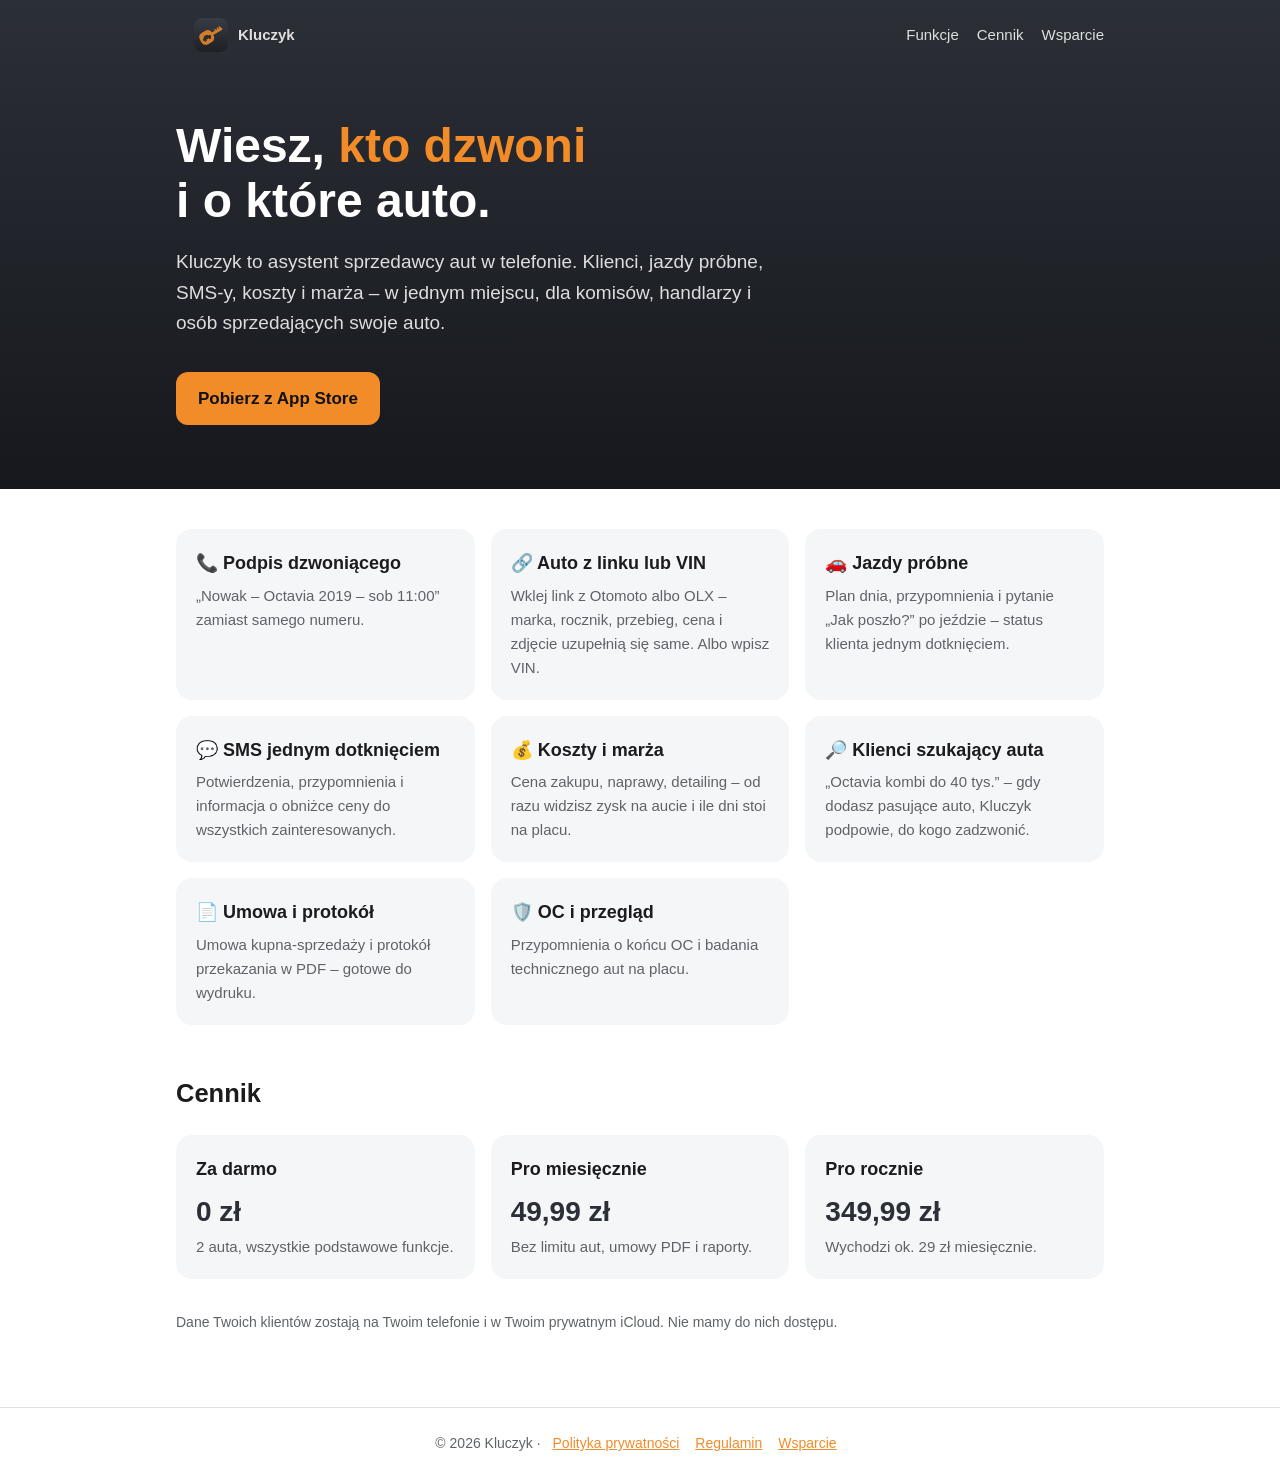
<file: index.html>
<!DOCTYPE html>
<html lang="pl"><head><meta charset="utf-8"><meta name="viewport" content="width=device-width,initial-scale=1">
<title>Kluczyk – asystent komisu i handlarza aut</title><link rel="stylesheet" href="style.css"><link rel="icon" href="icon.svg"></head><body>
<header>
<div class="nav"><a class="logo" href="./"><img src="icon.svg" alt="">Kluczyk</a>
<div><a href="#funkcje">Funkcje</a><a href="#cennik">Cennik</a><a href="wsparcie">Wsparcie</a></div></div>
<div class="hero">
<h1>Wiesz, <span>kto dzwoni</span><br>i o które auto.</h1>
<p>Kluczyk to asystent sprzedawcy aut w telefonie. Klienci, jazdy próbne, SMS-y, koszty i marża – w jednym miejscu, dla komisów, handlarzy i osób sprzedających swoje auto.</p>
<a class="btn" href="#">Pobierz z App Store</a>
</div></header>
<main>
<section id="funkcje"><div class="grid">
<div class="card"><h3>📞 Podpis dzwoniącego</h3><p>„Nowak – Octavia 2019 – sob 11:00” zamiast samego numeru.</p></div>
<div class="card"><h3>🔗 Auto z linku lub VIN</h3><p>Wklej link z Otomoto albo OLX – marka, rocznik, przebieg, cena i zdjęcie uzupełnią się same. Albo wpisz VIN.</p></div>
<div class="card"><h3>🚗 Jazdy próbne</h3><p>Plan dnia, przypomnienia i pytanie „Jak poszło?” po jeździe – status klienta jednym dotknięciem.</p></div>
<div class="card"><h3>💬 SMS jednym dotknięciem</h3><p>Potwierdzenia, przypomnienia i informacja o obniżce ceny do wszystkich zainteresowanych.</p></div>
<div class="card"><h3>💰 Koszty i marża</h3><p>Cena zakupu, naprawy, detailing – od razu widzisz zysk na aucie i ile dni stoi na placu.</p></div>
<div class="card"><h3>🔎 Klienci szukający auta</h3><p>„Octavia kombi do 40 tys.” – gdy dodasz pasujące auto, Kluczyk podpowie, do kogo zadzwonić.</p></div>
<div class="card"><h3>📄 Umowa i protokół</h3><p>Umowa kupna-sprzedaży i protokół przekazania w PDF – gotowe do wydruku.</p></div>
<div class="card"><h3>🛡️ OC i przegląd</h3><p>Przypomnienia o końcu OC i badania technicznego aut na placu.</p></div>
</div></section>
<section id="cennik" style="margin-top:48px"><h2>Cennik</h2>
<div class="price">
<div class="card"><h3>Za darmo</h3><b>0 zł</b><p>2 auta, wszystkie podstawowe funkcje.</p></div>
<div class="card"><h3>Pro miesięcznie</h3><b>49,99 zł</b><p>Bez limitu aut, umowy PDF i raporty.</p></div>
<div class="card"><h3>Pro rocznie</h3><b>349,99 zł</b><p>Wychodzi ok. 29 zł miesięcznie.</p></div>
</div></section>
<p class="muted" style="margin-top:32px">Dane Twoich klientów zostają na Twoim telefonie i w Twoim prywatnym iCloud. Nie mamy do nich dostępu.</p>
</main>
<footer>© 2026 Kluczyk · <a href="prywatnosc">Polityka prywatności</a><a href="regulamin">Regulamin</a><a href="wsparcie">Wsparcie</a></footer>
</body></html>
</file>
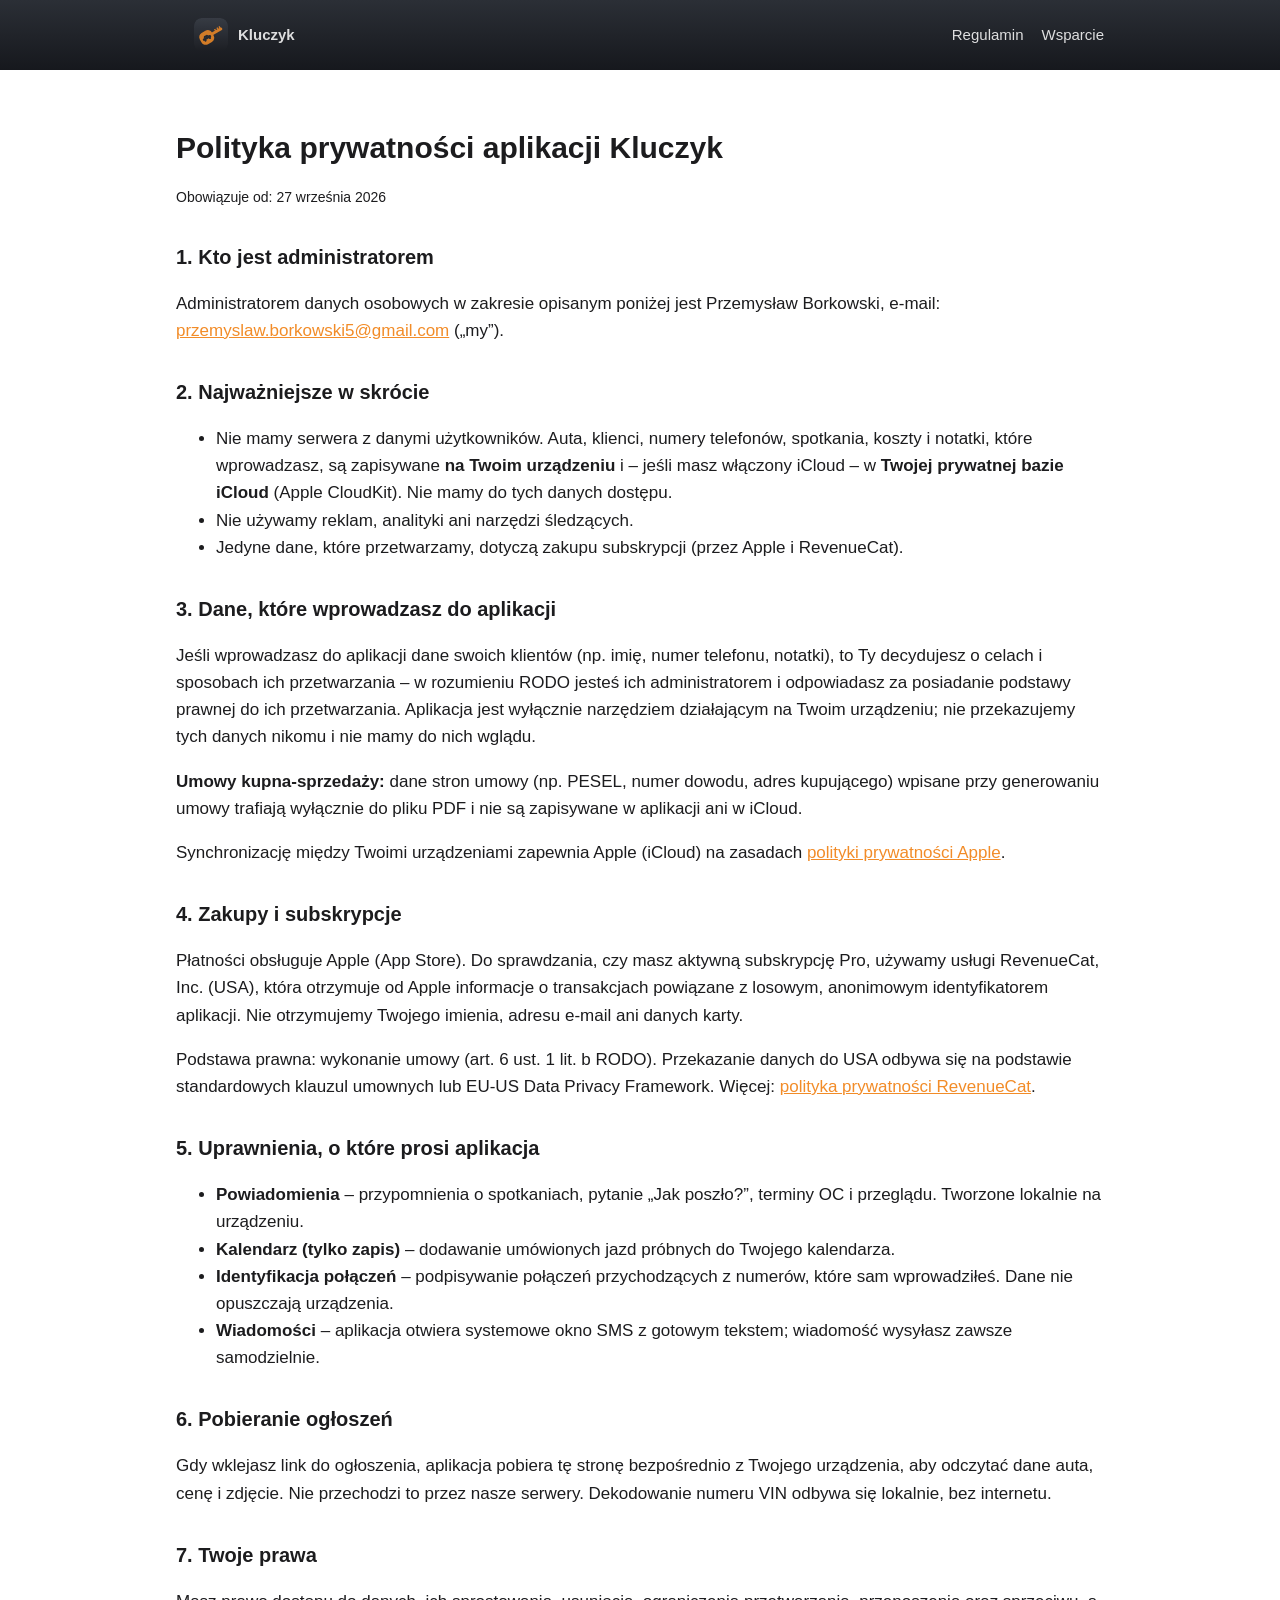
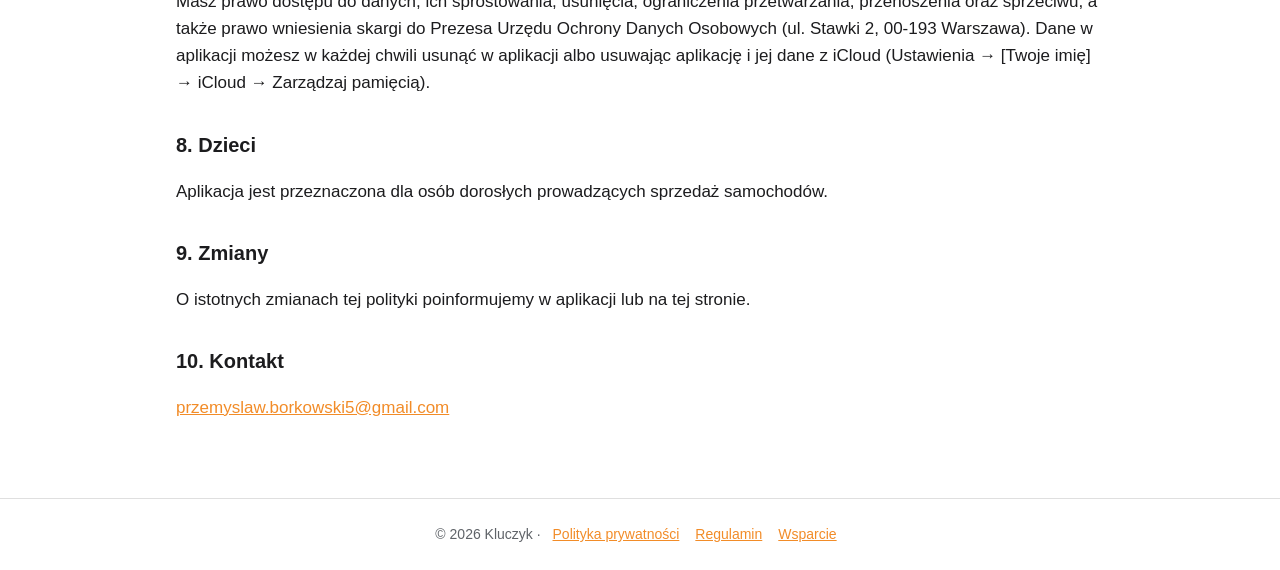
<file: prywatnosc.html>
<!DOCTYPE html>
<html lang="pl"><head><meta charset="utf-8"><meta name="viewport" content="width=device-width,initial-scale=1">
<title>Polityka prywatności – Kluczyk</title><link rel="stylesheet" href="style.css"><link rel="icon" href="icon.svg"></head><body>
<header><div class="nav"><a class="logo" href="./"><img src="icon.svg" alt="">Kluczyk</a><div><a href="regulamin">Regulamin</a><a href="wsparcie">Wsparcie</a></div></div></header>
<main class="doc">
<h1>Polityka prywatności aplikacji Kluczyk</h1>
<p class="muted">Obowiązuje od: 27 września 2026</p>
<h2>1. Kto jest administratorem</h2>
<p>Administratorem danych osobowych w zakresie opisanym poniżej jest Przemysław Borkowski, e-mail: <a href="mailto:przemyslaw.borkowski5@gmail.com">przemyslaw.borkowski5@gmail.com</a> („my”).</p>
<h2>2. Najważniejsze w skrócie</h2>
<ul>
<li>Nie mamy serwera z danymi użytkowników. Auta, klienci, numery telefonów, spotkania, koszty i notatki, które wprowadzasz, są zapisywane <b>na Twoim urządzeniu</b> i – jeśli masz włączony iCloud – w <b>Twojej prywatnej bazie iCloud</b> (Apple CloudKit). Nie mamy do tych danych dostępu.</li>
<li>Nie używamy reklam, analityki ani narzędzi śledzących.</li>
<li>Jedyne dane, które przetwarzamy, dotyczą zakupu subskrypcji (przez Apple i RevenueCat).</li>
</ul>
<h2>3. Dane, które wprowadzasz do aplikacji</h2>
<p>Jeśli wprowadzasz do aplikacji dane swoich klientów (np. imię, numer telefonu, notatki), to Ty decydujesz o celach i sposobach ich przetwarzania – w rozumieniu RODO jesteś ich administratorem i odpowiadasz za posiadanie podstawy prawnej do ich przetwarzania. Aplikacja jest wyłącznie narzędziem działającym na Twoim urządzeniu; nie przekazujemy tych danych nikomu i nie mamy do nich wglądu.</p>
<p><b>Umowy kupna-sprzedaży:</b> dane stron umowy (np. PESEL, numer dowodu, adres kupującego) wpisane przy generowaniu umowy trafiają wyłącznie do pliku PDF i nie są zapisywane w aplikacji ani w iCloud.</p>
<p>Synchronizację między Twoimi urządzeniami zapewnia Apple (iCloud) na zasadach <a href="https://www.apple.com/legal/privacy/pl/">polityki prywatności Apple</a>.</p>
<h2>4. Zakupy i subskrypcje</h2>
<p>Płatności obsługuje Apple (App Store). Do sprawdzania, czy masz aktywną subskrypcję Pro, używamy usługi RevenueCat, Inc. (USA), która otrzymuje od Apple informacje o transakcjach powiązane z losowym, anonimowym identyfikatorem aplikacji. Nie otrzymujemy Twojego imienia, adresu e-mail ani danych karty.</p>
<p>Podstawa prawna: wykonanie umowy (art. 6 ust. 1 lit. b RODO). Przekazanie danych do USA odbywa się na podstawie standardowych klauzul umownych lub EU-US Data Privacy Framework. Więcej: <a href="https://www.revenuecat.com/privacy">polityka prywatności RevenueCat</a>.</p>
<h2>5. Uprawnienia, o które prosi aplikacja</h2>
<ul>
<li><b>Powiadomienia</b> – przypomnienia o spotkaniach, pytanie „Jak poszło?”, terminy OC i przeglądu. Tworzone lokalnie na urządzeniu.</li>
<li><b>Kalendarz (tylko zapis)</b> – dodawanie umówionych jazd próbnych do Twojego kalendarza.</li>
<li><b>Identyfikacja połączeń</b> – podpisywanie połączeń przychodzących z numerów, które sam wprowadziłeś. Dane nie opuszczają urządzenia.</li>
<li><b>Wiadomości</b> – aplikacja otwiera systemowe okno SMS z gotowym tekstem; wiadomość wysyłasz zawsze samodzielnie.</li>
</ul>
<h2>6. Pobieranie ogłoszeń</h2>
<p>Gdy wklejasz link do ogłoszenia, aplikacja pobiera tę stronę bezpośrednio z Twojego urządzenia, aby odczytać dane auta, cenę i zdjęcie. Nie przechodzi to przez nasze serwery. Dekodowanie numeru VIN odbywa się lokalnie, bez internetu.</p>
<h2>7. Twoje prawa</h2>
<p>Masz prawo dostępu do danych, ich sprostowania, usunięcia, ograniczenia przetwarzania, przenoszenia oraz sprzeciwu, a także prawo wniesienia skargi do Prezesa Urzędu Ochrony Danych Osobowych (ul. Stawki 2, 00-193 Warszawa). Dane w aplikacji możesz w każdej chwili usunąć w aplikacji albo usuwając aplikację i jej dane z iCloud (Ustawienia → [Twoje imię] → iCloud → Zarządzaj pamięcią).</p>
<h2>8. Dzieci</h2>
<p>Aplikacja jest przeznaczona dla osób dorosłych prowadzących sprzedaż samochodów.</p>
<h2>9. Zmiany</h2>
<p>O istotnych zmianach tej polityki poinformujemy w aplikacji lub na tej stronie.</p>
<h2>10. Kontakt</h2>
<p><a href="mailto:przemyslaw.borkowski5@gmail.com">przemyslaw.borkowski5@gmail.com</a></p>
</main>
<footer>© 2026 Kluczyk · <a href="prywatnosc">Polityka prywatności</a><a href="regulamin">Regulamin</a><a href="wsparcie">Wsparcie</a></footer>
</body></html>
</file>
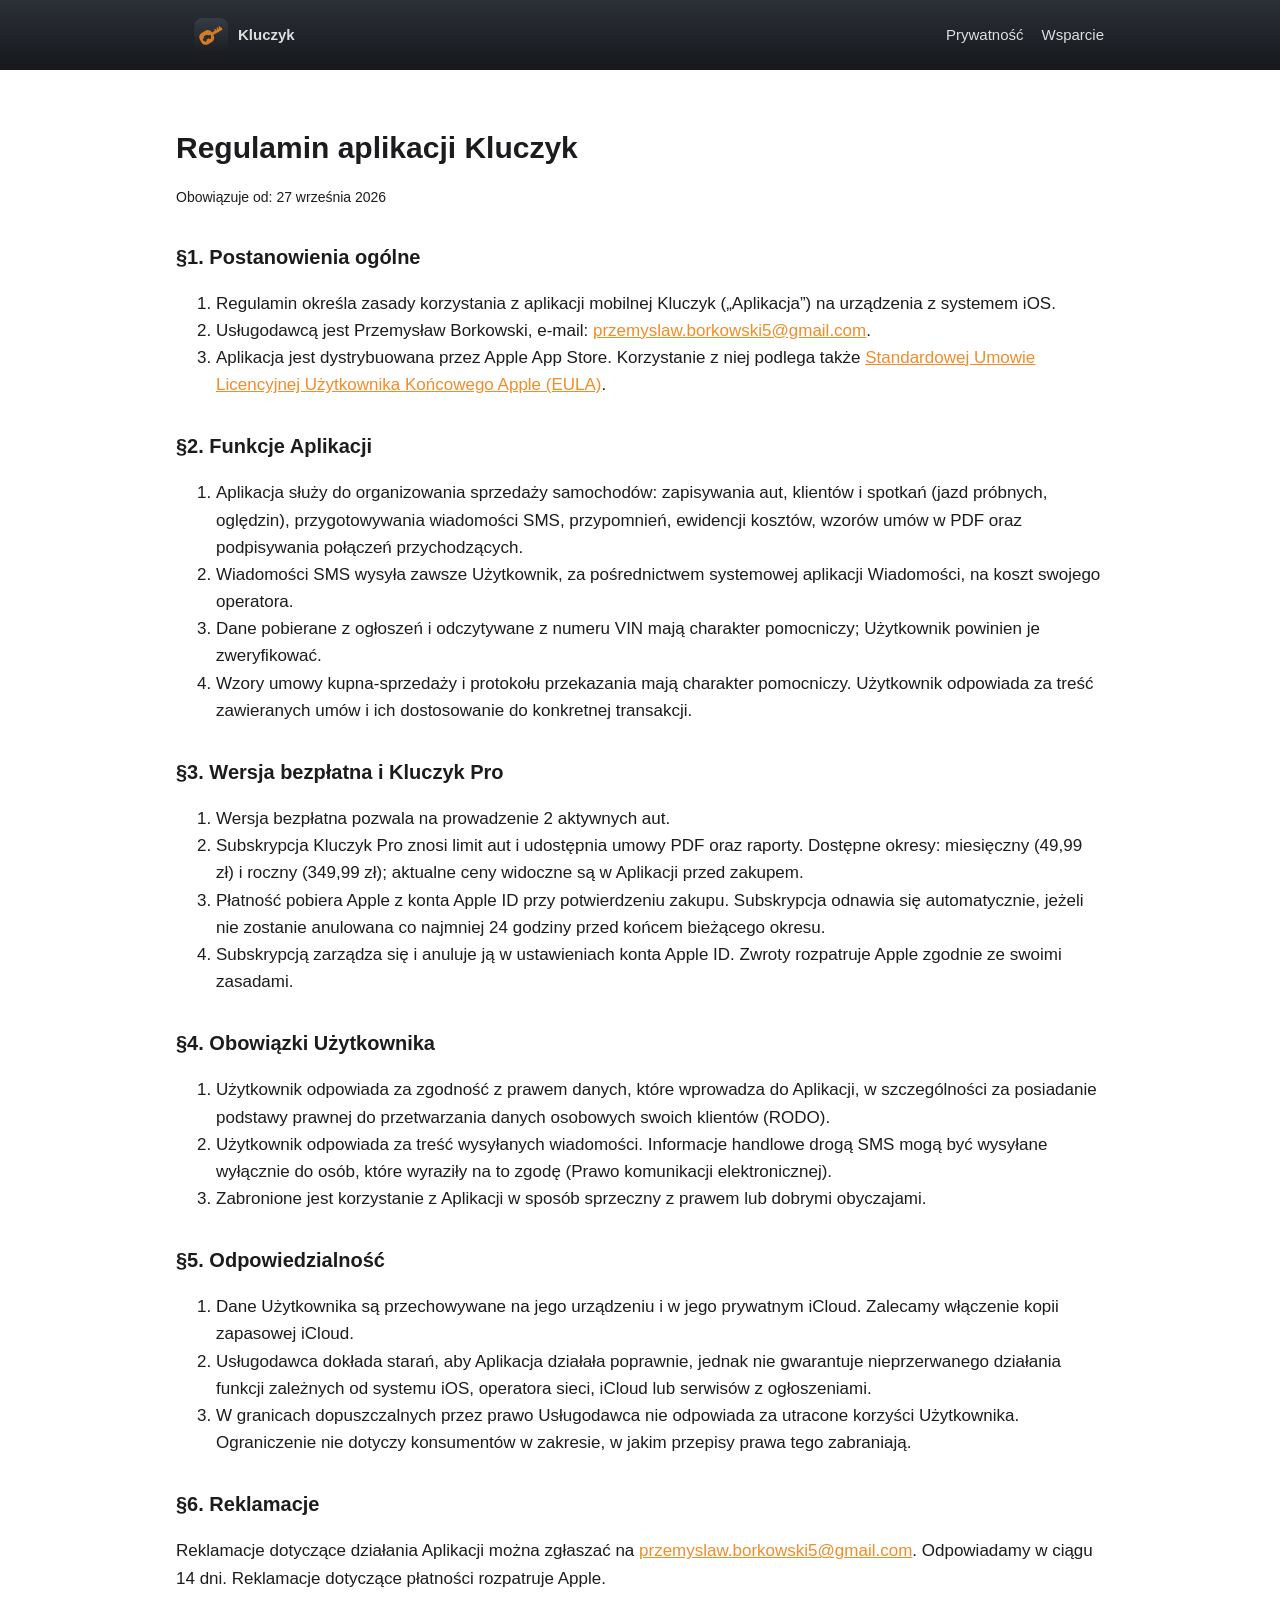
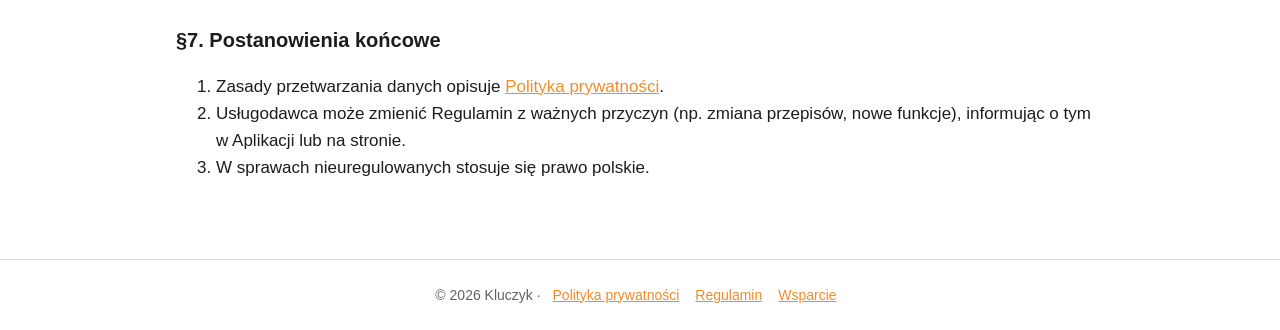
<file: regulamin.html>
<!DOCTYPE html>
<html lang="pl"><head><meta charset="utf-8"><meta name="viewport" content="width=device-width,initial-scale=1">
<title>Regulamin – Kluczyk</title><link rel="stylesheet" href="style.css"><link rel="icon" href="icon.svg"></head><body>
<header><div class="nav"><a class="logo" href="./"><img src="icon.svg" alt="">Kluczyk</a><div><a href="prywatnosc">Prywatność</a><a href="wsparcie">Wsparcie</a></div></div></header>
<main class="doc">
<h1>Regulamin aplikacji Kluczyk</h1>
<p class="muted">Obowiązuje od: 27 września 2026</p>
<h2>§1. Postanowienia ogólne</h2>
<ol>
<li>Regulamin określa zasady korzystania z aplikacji mobilnej Kluczyk („Aplikacja”) na urządzenia z systemem iOS.</li>
<li>Usługodawcą jest Przemysław Borkowski, e-mail: <a href="mailto:przemyslaw.borkowski5@gmail.com">przemyslaw.borkowski5@gmail.com</a>.</li>
<li>Aplikacja jest dystrybuowana przez Apple App Store. Korzystanie z niej podlega także <a href="https://www.apple.com/legal/internet-services/itunes/dev/stdeula/">Standardowej Umowie Licencyjnej Użytkownika Końcowego Apple (EULA)</a>.</li>
</ol>
<h2>§2. Funkcje Aplikacji</h2>
<ol>
<li>Aplikacja służy do organizowania sprzedaży samochodów: zapisywania aut, klientów i spotkań (jazd próbnych, oględzin), przygotowywania wiadomości SMS, przypomnień, ewidencji kosztów, wzorów umów w PDF oraz podpisywania połączeń przychodzących.</li>
<li>Wiadomości SMS wysyła zawsze Użytkownik, za pośrednictwem systemowej aplikacji Wiadomości, na koszt swojego operatora.</li>
<li>Dane pobierane z ogłoszeń i odczytywane z numeru VIN mają charakter pomocniczy; Użytkownik powinien je zweryfikować.</li>
<li>Wzory umowy kupna-sprzedaży i protokołu przekazania mają charakter pomocniczy. Użytkownik odpowiada za treść zawieranych umów i ich dostosowanie do konkretnej transakcji.</li>
</ol>
<h2>§3. Wersja bezpłatna i Kluczyk Pro</h2>
<ol>
<li>Wersja bezpłatna pozwala na prowadzenie 2 aktywnych aut.</li>
<li>Subskrypcja Kluczyk Pro znosi limit aut i udostępnia umowy PDF oraz raporty. Dostępne okresy: miesięczny (49,99 zł) i roczny (349,99 zł); aktualne ceny widoczne są w Aplikacji przed zakupem.</li>
<li>Płatność pobiera Apple z konta Apple ID przy potwierdzeniu zakupu. Subskrypcja odnawia się automatycznie, jeżeli nie zostanie anulowana co najmniej 24 godziny przed końcem bieżącego okresu.</li>
<li>Subskrypcją zarządza się i anuluje ją w ustawieniach konta Apple ID. Zwroty rozpatruje Apple zgodnie ze swoimi zasadami.</li>
</ol>
<h2>§4. Obowiązki Użytkownika</h2>
<ol>
<li>Użytkownik odpowiada za zgodność z prawem danych, które wprowadza do Aplikacji, w szczególności za posiadanie podstawy prawnej do przetwarzania danych osobowych swoich klientów (RODO).</li>
<li>Użytkownik odpowiada za treść wysyłanych wiadomości. Informacje handlowe drogą SMS mogą być wysyłane wyłącznie do osób, które wyraziły na to zgodę (Prawo komunikacji elektronicznej).</li>
<li>Zabronione jest korzystanie z Aplikacji w sposób sprzeczny z prawem lub dobrymi obyczajami.</li>
</ol>
<h2>§5. Odpowiedzialność</h2>
<ol>
<li>Dane Użytkownika są przechowywane na jego urządzeniu i w jego prywatnym iCloud. Zalecamy włączenie kopii zapasowej iCloud.</li>
<li>Usługodawca dokłada starań, aby Aplikacja działała poprawnie, jednak nie gwarantuje nieprzerwanego działania funkcji zależnych od systemu iOS, operatora sieci, iCloud lub serwisów z ogłoszeniami.</li>
<li>W granicach dopuszczalnych przez prawo Usługodawca nie odpowiada za utracone korzyści Użytkownika. Ograniczenie nie dotyczy konsumentów w zakresie, w jakim przepisy prawa tego zabraniają.</li>
</ol>
<h2>§6. Reklamacje</h2>
<p>Reklamacje dotyczące działania Aplikacji można zgłaszać na <a href="mailto:przemyslaw.borkowski5@gmail.com">przemyslaw.borkowski5@gmail.com</a>. Odpowiadamy w ciągu 14 dni. Reklamacje dotyczące płatności rozpatruje Apple.</p>
<h2>§7. Postanowienia końcowe</h2>
<ol>
<li>Zasady przetwarzania danych opisuje <a href="prywatnosc">Polityka prywatności</a>.</li>
<li>Usługodawca może zmienić Regulamin z ważnych przyczyn (np. zmiana przepisów, nowe funkcje), informując o tym w Aplikacji lub na stronie.</li>
<li>W sprawach nieuregulowanych stosuje się prawo polskie.</li>
</ol>
</main>
<footer>© 2026 Kluczyk · <a href="prywatnosc">Polityka prywatności</a><a href="regulamin">Regulamin</a><a href="wsparcie">Wsparcie</a></footer>
</body></html>
</file>
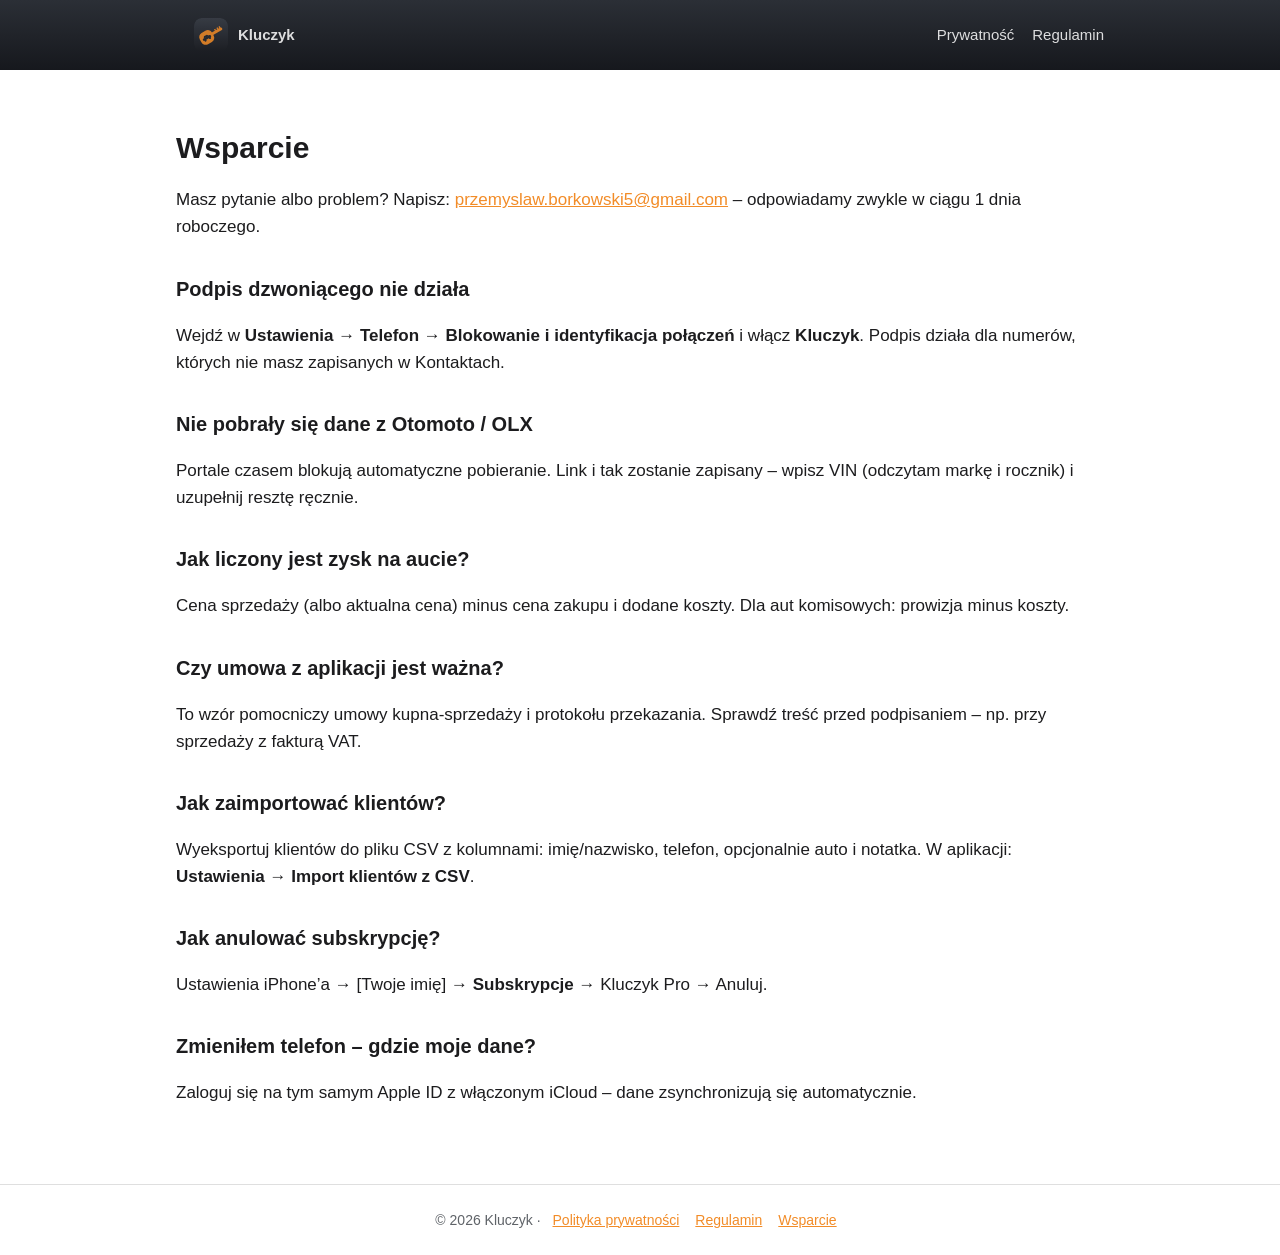
<file: wsparcie.html>
<!DOCTYPE html>
<html lang="pl"><head><meta charset="utf-8"><meta name="viewport" content="width=device-width,initial-scale=1">
<title>Wsparcie – Kluczyk</title><link rel="stylesheet" href="style.css"><link rel="icon" href="icon.svg"></head><body>
<header><div class="nav"><a class="logo" href="./"><img src="icon.svg" alt="">Kluczyk</a><div><a href="prywatnosc">Prywatność</a><a href="regulamin">Regulamin</a></div></div></header>
<main class="doc">
<h1>Wsparcie</h1>
<p>Masz pytanie albo problem? Napisz: <a href="mailto:przemyslaw.borkowski5@gmail.com">przemyslaw.borkowski5@gmail.com</a> – odpowiadamy zwykle w ciągu 1 dnia roboczego.</p>
<h2>Podpis dzwoniącego nie działa</h2>
<p>Wejdź w <b>Ustawienia → Telefon → Blokowanie i identyfikacja połączeń</b> i włącz <b>Kluczyk</b>. Podpis działa dla numerów, których nie masz zapisanych w Kontaktach.</p>
<h2>Nie pobrały się dane z Otomoto / OLX</h2>
<p>Portale czasem blokują automatyczne pobieranie. Link i tak zostanie zapisany – wpisz VIN (odczytam markę i rocznik) i uzupełnij resztę ręcznie.</p>
<h2>Jak liczony jest zysk na aucie?</h2>
<p>Cena sprzedaży (albo aktualna cena) minus cena zakupu i dodane koszty. Dla aut komisowych: prowizja minus koszty.</p>
<h2>Czy umowa z aplikacji jest ważna?</h2>
<p>To wzór pomocniczy umowy kupna-sprzedaży i protokołu przekazania. Sprawdź treść przed podpisaniem – np. przy sprzedaży z fakturą VAT.</p>
<h2>Jak zaimportować klientów?</h2>
<p>Wyeksportuj klientów do pliku CSV z kolumnami: imię/nazwisko, telefon, opcjonalnie auto i notatka. W aplikacji: <b>Ustawienia → Import klientów z CSV</b>.</p>
<h2>Jak anulować subskrypcję?</h2>
<p>Ustawienia iPhone’a → [Twoje imię] → <b>Subskrypcje</b> → Kluczyk Pro → Anuluj.</p>
<h2>Zmieniłem telefon – gdzie moje dane?</h2>
<p>Zaloguj się na tym samym Apple ID z włączonym iCloud – dane zsynchronizują się automatycznie.</p>
</main>
<footer>© 2026 Kluczyk · <a href="prywatnosc">Polityka prywatności</a><a href="regulamin">Regulamin</a><a href="wsparcie">Wsparcie</a></footer>
</body></html>
</file>
<file: style.css>
:root{--navy:#2B2F36;--navy2:#16181D;--gold:#F28C28;--ink:#1c1c1e;--sec:#5f6368;--bg:#fff;--soft:#f5f6f8}
@media (prefers-color-scheme:dark){:root{--ink:#f2f2f2;--sec:#a0a4ab;--bg:#101318;--soft:#1a1f27}}
*{box-sizing:border-box}html{-webkit-text-size-adjust:100%}
body{margin:0;font:17px/1.6 -apple-system,BlinkMacSystemFont,"Segoe UI",Roboto,Helvetica,Arial,sans-serif;color:var(--ink);background:var(--bg)}
a{color:var(--gold)}
header{background:linear-gradient(180deg,var(--navy),var(--navy2));color:#fff}
.nav{max-width:960px;margin:0 auto;padding:18px 16px;display:flex;justify-content:space-between;align-items:center}
.nav a{color:#fff;text-decoration:none;margin-left:18px;font-size:15px;opacity:.85}
.logo{font-weight:700;font-size:20px;display:flex;align-items:center;gap:10px;color:#fff;text-decoration:none}
.logo img{width:34px;height:34px;border-radius:8px}
.hero{max-width:960px;margin:0 auto;padding:48px 16px 64px}
.hero h1{font-size:clamp(30px,6vw,48px);line-height:1.15;margin:0 0 14px}
.hero h1 span{color:var(--gold)}
.hero p{font-size:19px;opacity:.85;max-width:620px}
.btn{display:inline-block;background:var(--gold);color:#111;font-weight:700;padding:13px 22px;border-radius:12px;text-decoration:none;margin-top:14px}
main{max-width:960px;margin:0 auto;padding:40px 16px 60px}
.grid{display:grid;grid-template-columns:repeat(auto-fit,minmax(240px,1fr));gap:16px}
.card{background:var(--soft);border-radius:16px;padding:20px}
.card h3{margin:0 0 6px;font-size:18px}.card p{margin:0;color:var(--sec);font-size:15px}
.price{display:flex;gap:16px;flex-wrap:wrap;margin-top:10px}
.price .card{flex:1;min-width:220px}
.price b{font-size:28px;color:var(--navy)}@media (prefers-color-scheme:dark){.price b{color:var(--gold)}}
.doc h1{font-size:30px;line-height:1.2}.doc h2{font-size:20px;margin-top:32px}.doc p,.doc li{color:var(--ink)}
.muted{color:var(--sec);font-size:14px}
footer{border-top:1px solid rgba(128,128,128,.25);padding:24px 16px;text-align:center;font-size:14px;color:var(--sec)}
footer a{margin:0 8px}
</file>
